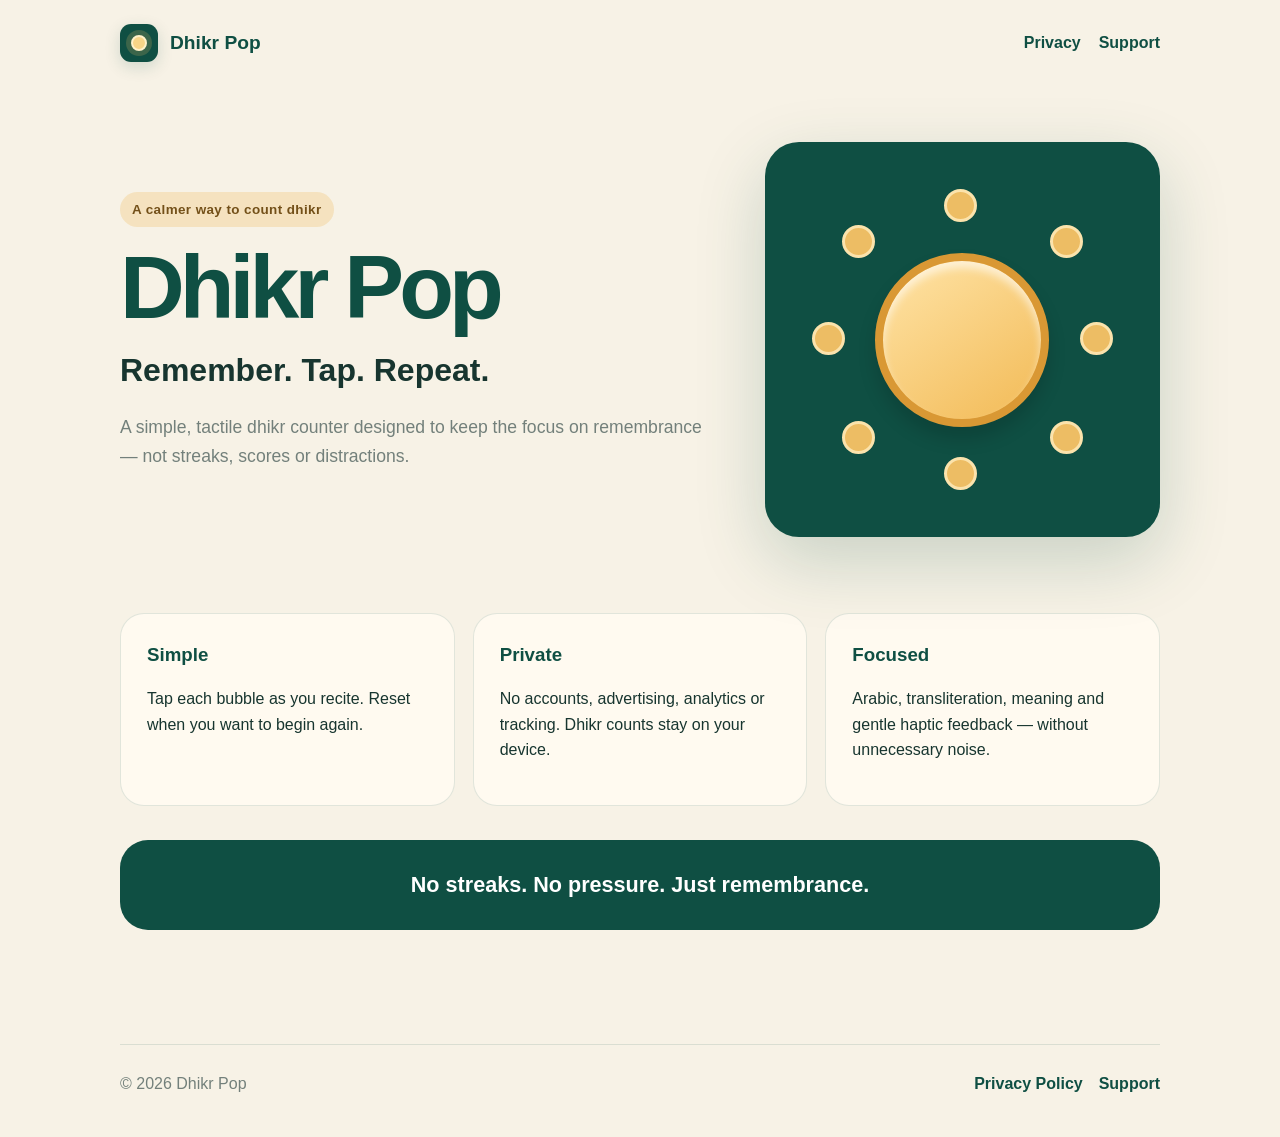
<file: index.html>
<!doctype html><html lang="en"><head><meta charset="utf-8"><meta name="viewport" content="width=device-width,initial-scale=1"><meta name="theme-color" content="#0f4f43"><title>Dhikr Pop — Remember. Tap. Repeat.</title><meta name="description" content="Dhikr Pop is a simple tactile dhikr counter. No streaks. No pressure. Just remembrance."><link rel="stylesheet" href="styles.css"></head><body><div class="wrap"><nav class="nav"><a class="brand" href="index.html"><span class="mini-icon"><span></span></span>Dhikr Pop</a><div class="navlinks"><a href="privacy.html">Privacy</a><a href="support.html">Support</a></div></nav><main><section class="hero"><div><span class="eyebrow">A calmer way to count dhikr</span><h1>Dhikr Pop</h1><p class="tagline">Remember. Tap. Repeat.</p><p class="sub">A simple, tactile dhikr counter designed to keep the focus on remembrance — not streaks, scores or distractions.</p></div><div class="icon-card" aria-label="Dhikr Pop icon illustration"><div class="orbit"><i></i><i></i><i></i><i></i><i></i><i></i><i></i><i></i></div><div class="big-pop"></div></div></section><section class="section"><div class="cards"><div class="card"><h3>Simple</h3><p>Tap each bubble as you recite. Reset when you want to begin again.</p></div><div class="card"><h3>Private</h3><p>No accounts, advertising, analytics or tracking. Dhikr counts stay on your device.</p></div><div class="card"><h3>Focused</h3><p>Arabic, transliteration, meaning and gentle haptic feedback — without unnecessary noise.</p></div></div><div class="quote">No streaks. No pressure. Just remembrance.</div></section></main><footer class="footer"><span>© 2026 Dhikr Pop</span><div class="footer-links"><a href="privacy.html">Privacy Policy</a><a href="support.html">Support</a></div></footer></div></body></html>
</file>
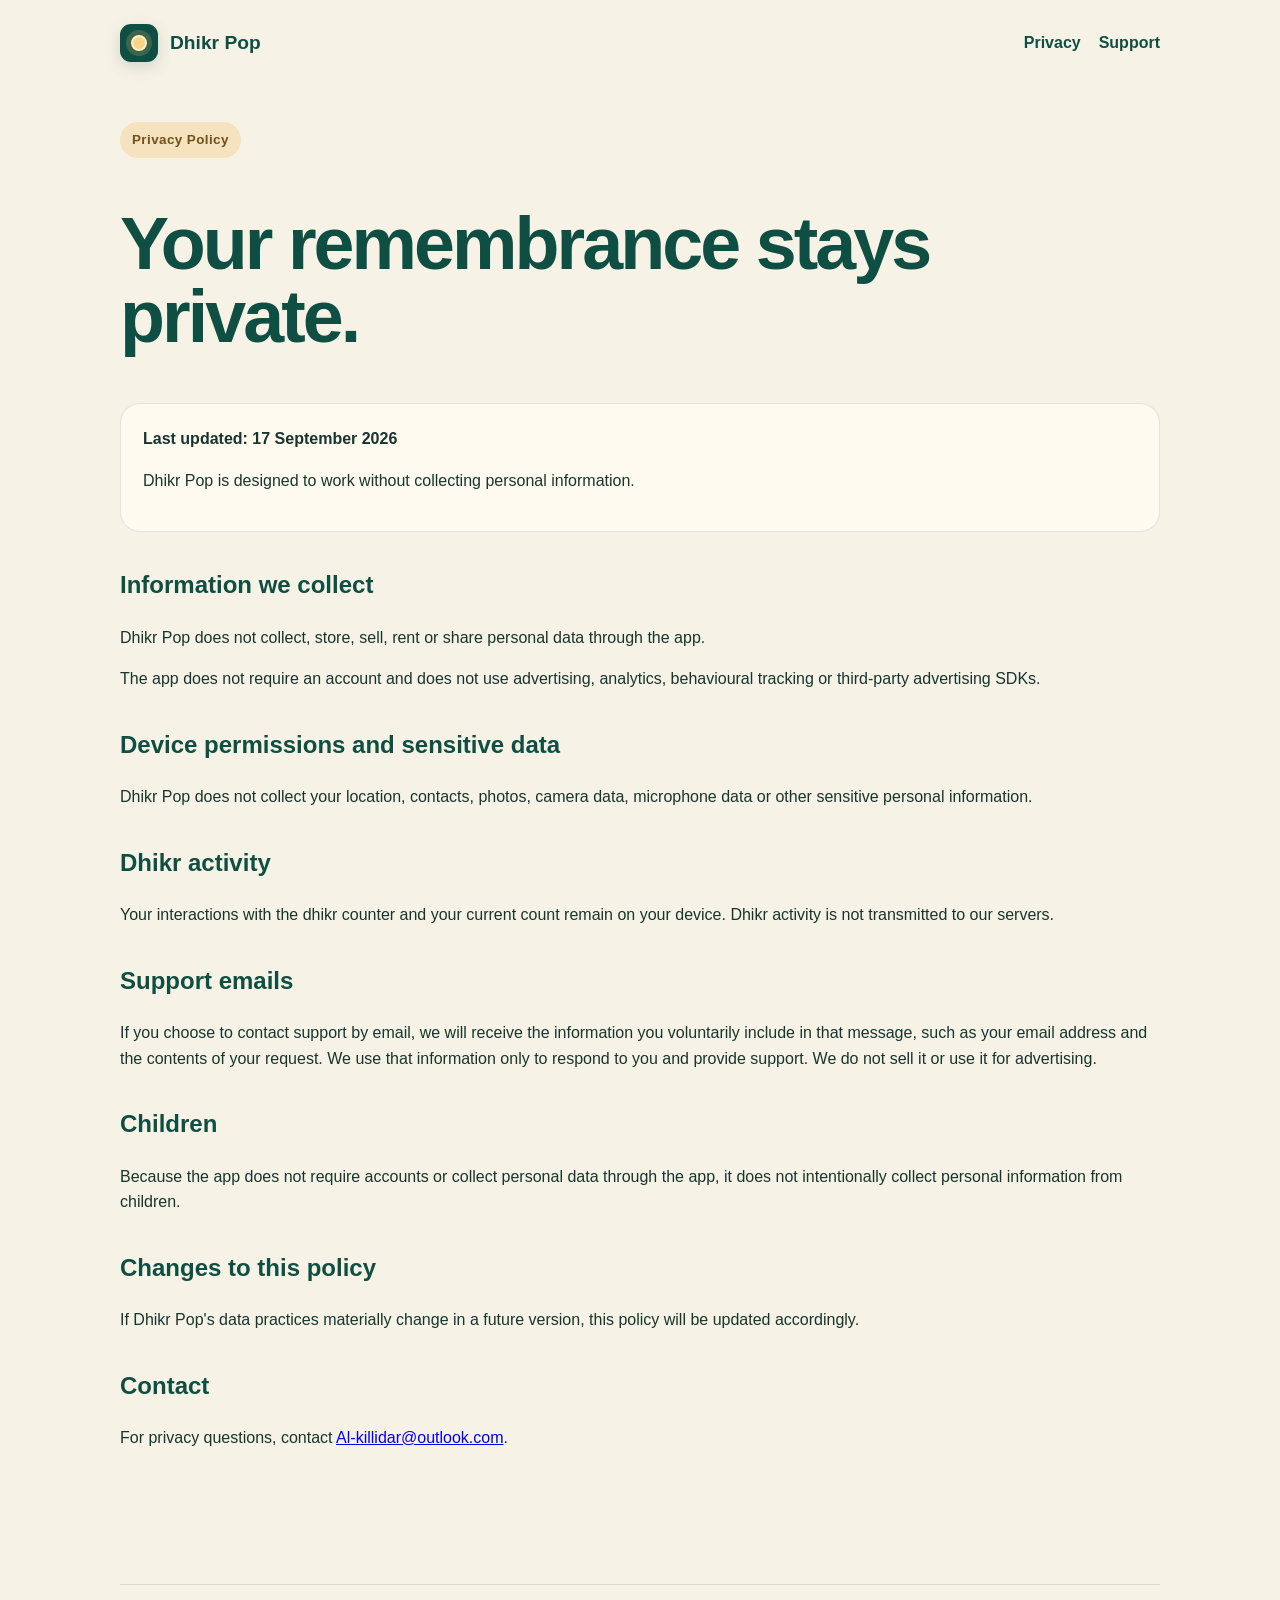
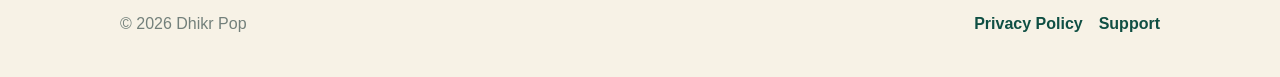
<file: privacy.html>
<!doctype html><html lang="en"><head><meta charset="utf-8"><meta name="viewport" content="width=device-width,initial-scale=1"><meta name="theme-color" content="#0f4f43"><title>Privacy Policy — Dhikr Pop</title><link rel="stylesheet" href="styles.css"></head><body><div class="wrap"><nav class="nav"><a class="brand" href="index.html"><span class="mini-icon"><span></span></span>Dhikr Pop</a><div class="navlinks"><a href="privacy.html">Privacy</a><a href="support.html">Support</a></div></nav><main class="page"><span class="eyebrow">Privacy Policy</span><h1>Your remembrance stays private.</h1><div class="notice"><strong>Last updated: 17 September 2026</strong><p>Dhikr Pop is designed to work without collecting personal information.</p></div><h2>Information we collect</h2><p>Dhikr Pop does not collect, store, sell, rent or share personal data through the app.</p><p>The app does not require an account and does not use advertising, analytics, behavioural tracking or third-party advertising SDKs.</p><h2>Device permissions and sensitive data</h2><p>Dhikr Pop does not collect your location, contacts, photos, camera data, microphone data or other sensitive personal information.</p><h2>Dhikr activity</h2><p>Your interactions with the dhikr counter and your current count remain on your device. Dhikr activity is not transmitted to our servers.</p><h2>Support emails</h2><p>If you choose to contact support by email, we will receive the information you voluntarily include in that message, such as your email address and the contents of your request. We use that information only to respond to you and provide support. We do not sell it or use it for advertising.</p><h2>Children</h2><p>Because the app does not require accounts or collect personal data through the app, it does not intentionally collect personal information from children.</p><h2>Changes to this policy</h2><p>If Dhikr Pop's data practices materially change in a future version, this policy will be updated accordingly.</p><h2>Contact</h2><p>For privacy questions, contact <a href="mailto:Al-killidar@outlook.com">Al-killidar@outlook.com</a>.</p></main><footer class="footer"><span>© 2026 Dhikr Pop</span><div class="footer-links"><a href="privacy.html">Privacy Policy</a><a href="support.html">Support</a></div></footer></div></body></html>
</file>
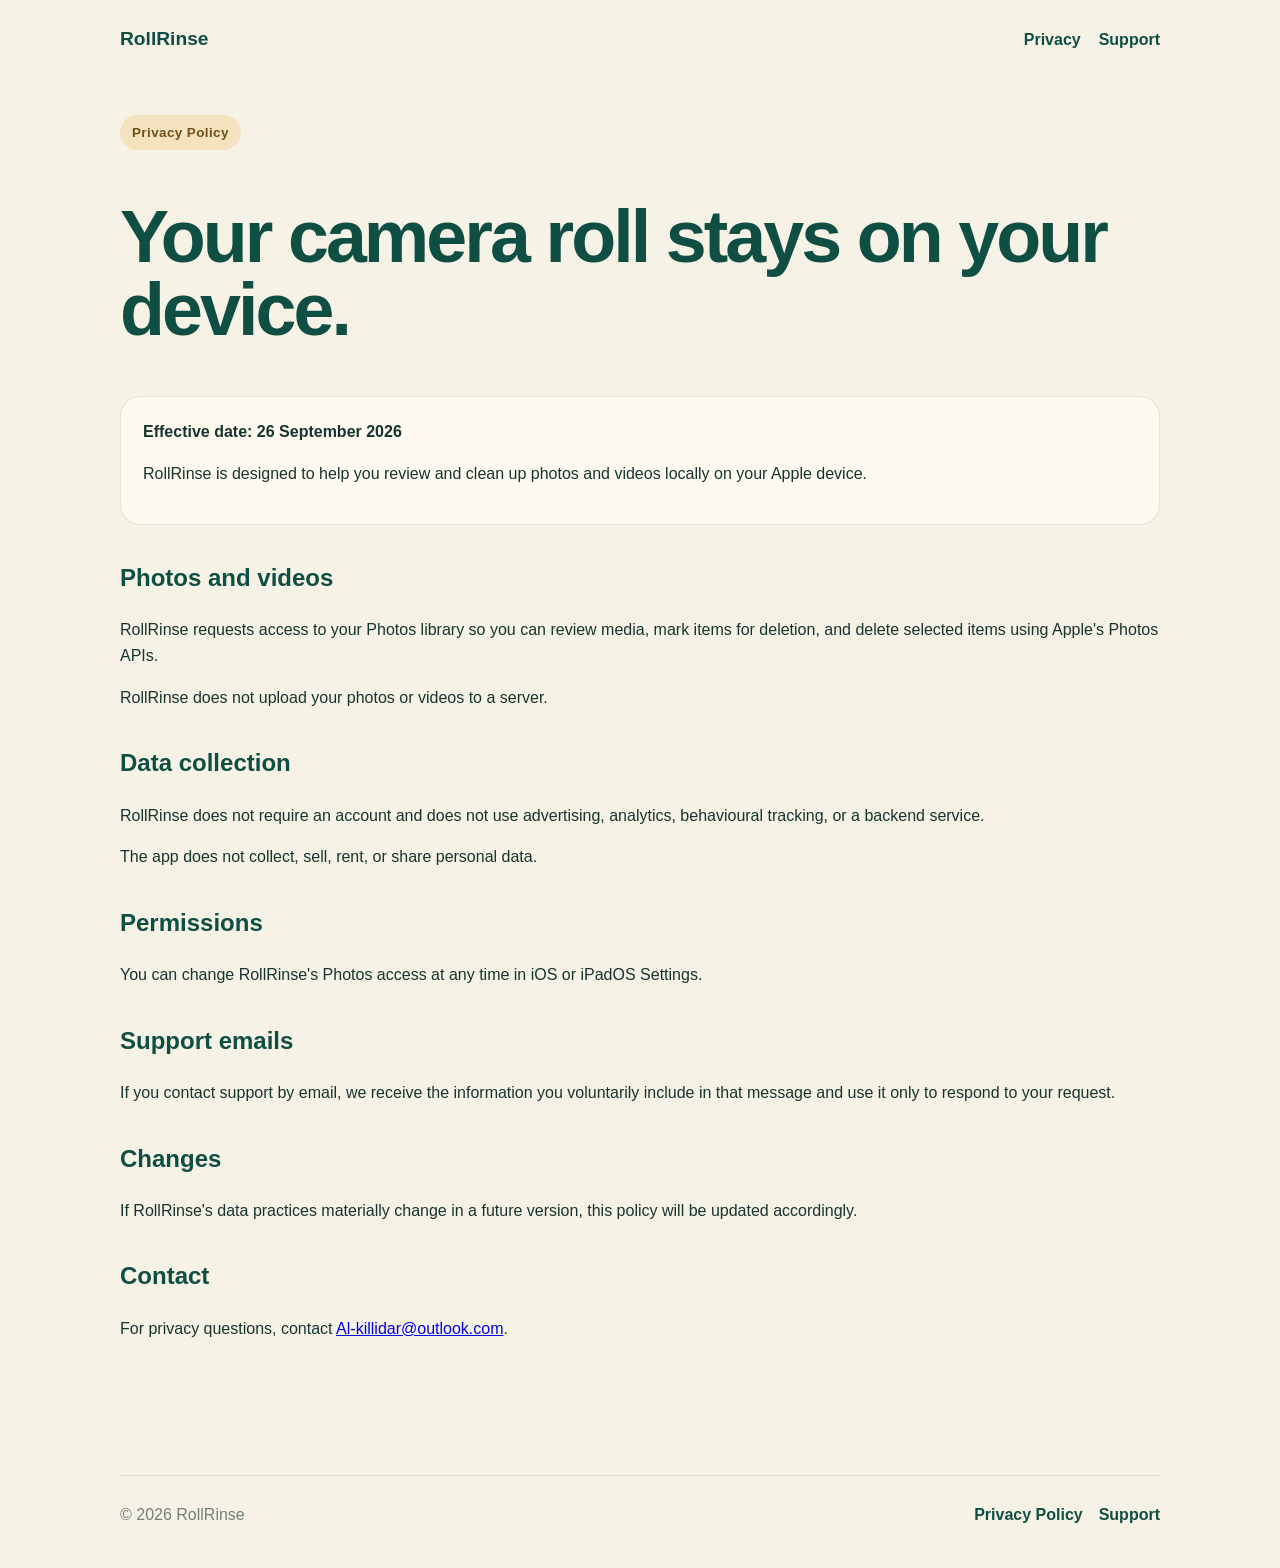
<file: rollrinse-privacy.html>
<!doctype html><html lang="en"><head><meta charset="utf-8"><meta name="viewport" content="width=device-width,initial-scale=1"><meta name="theme-color" content="#164B3B"><title>Privacy Policy — RollRinse</title><link rel="stylesheet" href="styles.css"></head><body><div class="wrap"><nav class="nav"><a class="brand" href="rollrinse-support.html">RollRinse</a><div class="navlinks"><a href="rollrinse-privacy.html">Privacy</a><a href="rollrinse-support.html">Support</a></div></nav><main class="page"><span class="eyebrow">Privacy Policy</span><h1>Your camera roll stays on your device.</h1><div class="notice"><strong>Effective date: 26 September 2026</strong><p>RollRinse is designed to help you review and clean up photos and videos locally on your Apple device.</p></div><h2>Photos and videos</h2><p>RollRinse requests access to your Photos library so you can review media, mark items for deletion, and delete selected items using Apple's Photos APIs.</p><p>RollRinse does not upload your photos or videos to a server.</p><h2>Data collection</h2><p>RollRinse does not require an account and does not use advertising, analytics, behavioural tracking, or a backend service.</p><p>The app does not collect, sell, rent, or share personal data.</p><h2>Permissions</h2><p>You can change RollRinse's Photos access at any time in iOS or iPadOS Settings.</p><h2>Support emails</h2><p>If you contact support by email, we receive the information you voluntarily include in that message and use it only to respond to your request.</p><h2>Changes</h2><p>If RollRinse's data practices materially change in a future version, this policy will be updated accordingly.</p><h2>Contact</h2><p>For privacy questions, contact <a href="mailto:Al-killidar@outlook.com">Al-killidar@outlook.com</a>.</p></main><footer class="footer"><span>© 2026 RollRinse</span><div class="footer-links"><a href="rollrinse-privacy.html">Privacy Policy</a><a href="rollrinse-support.html">Support</a></div></footer></div></body></html>
</file>
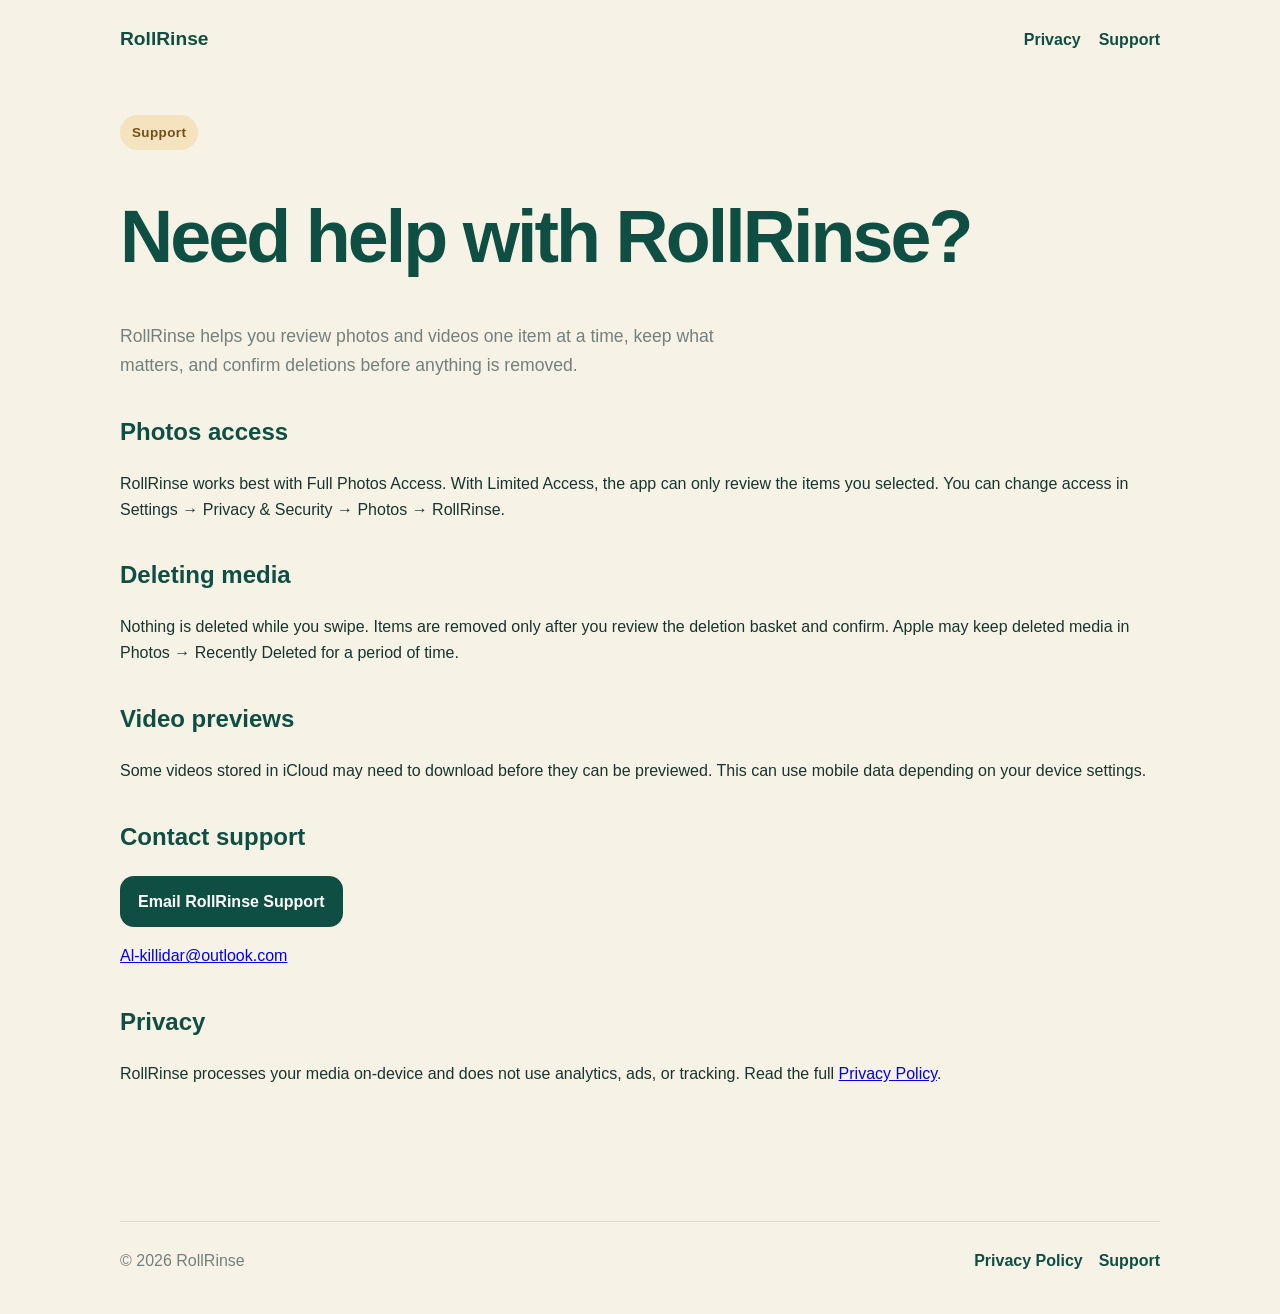
<file: rollrinse-support.html>
<!doctype html><html lang="en"><head><meta charset="utf-8"><meta name="viewport" content="width=device-width,initial-scale=1"><meta name="theme-color" content="#164B3B"><title>Support — RollRinse</title><link rel="stylesheet" href="styles.css"></head><body><div class="wrap"><nav class="nav"><a class="brand" href="rollrinse-support.html">RollRinse</a><div class="navlinks"><a href="rollrinse-privacy.html">Privacy</a><a href="rollrinse-support.html">Support</a></div></nav><main class="page"><span class="eyebrow">Support</span><h1>Need help with RollRinse?</h1><p class="sub">RollRinse helps you review photos and videos one item at a time, keep what matters, and confirm deletions before anything is removed.</p><h2>Photos access</h2><p>RollRinse works best with Full Photos Access. With Limited Access, the app can only review the items you selected. You can change access in Settings → Privacy & Security → Photos → RollRinse.</p><h2>Deleting media</h2><p>Nothing is deleted while you swipe. Items are removed only after you review the deletion basket and confirm. Apple may keep deleted media in Photos → Recently Deleted for a period of time.</p><h2>Video previews</h2><p>Some videos stored in iCloud may need to download before they can be previewed. This can use mobile data depending on your device settings.</p><h2>Contact support</h2><p><a class="button" href="mailto:Al-killidar@outlook.com?subject=RollRinse%20Support">Email RollRinse Support</a></p><p><a href="mailto:Al-killidar@outlook.com">Al-killidar@outlook.com</a></p><h2>Privacy</h2><p>RollRinse processes your media on-device and does not use analytics, ads, or tracking. Read the full <a href="rollrinse-privacy.html">Privacy Policy</a>.</p></main><footer class="footer"><span>© 2026 RollRinse</span><div class="footer-links"><a href="rollrinse-privacy.html">Privacy Policy</a><a href="rollrinse-support.html">Support</a></div></footer></div></body></html>
</file>
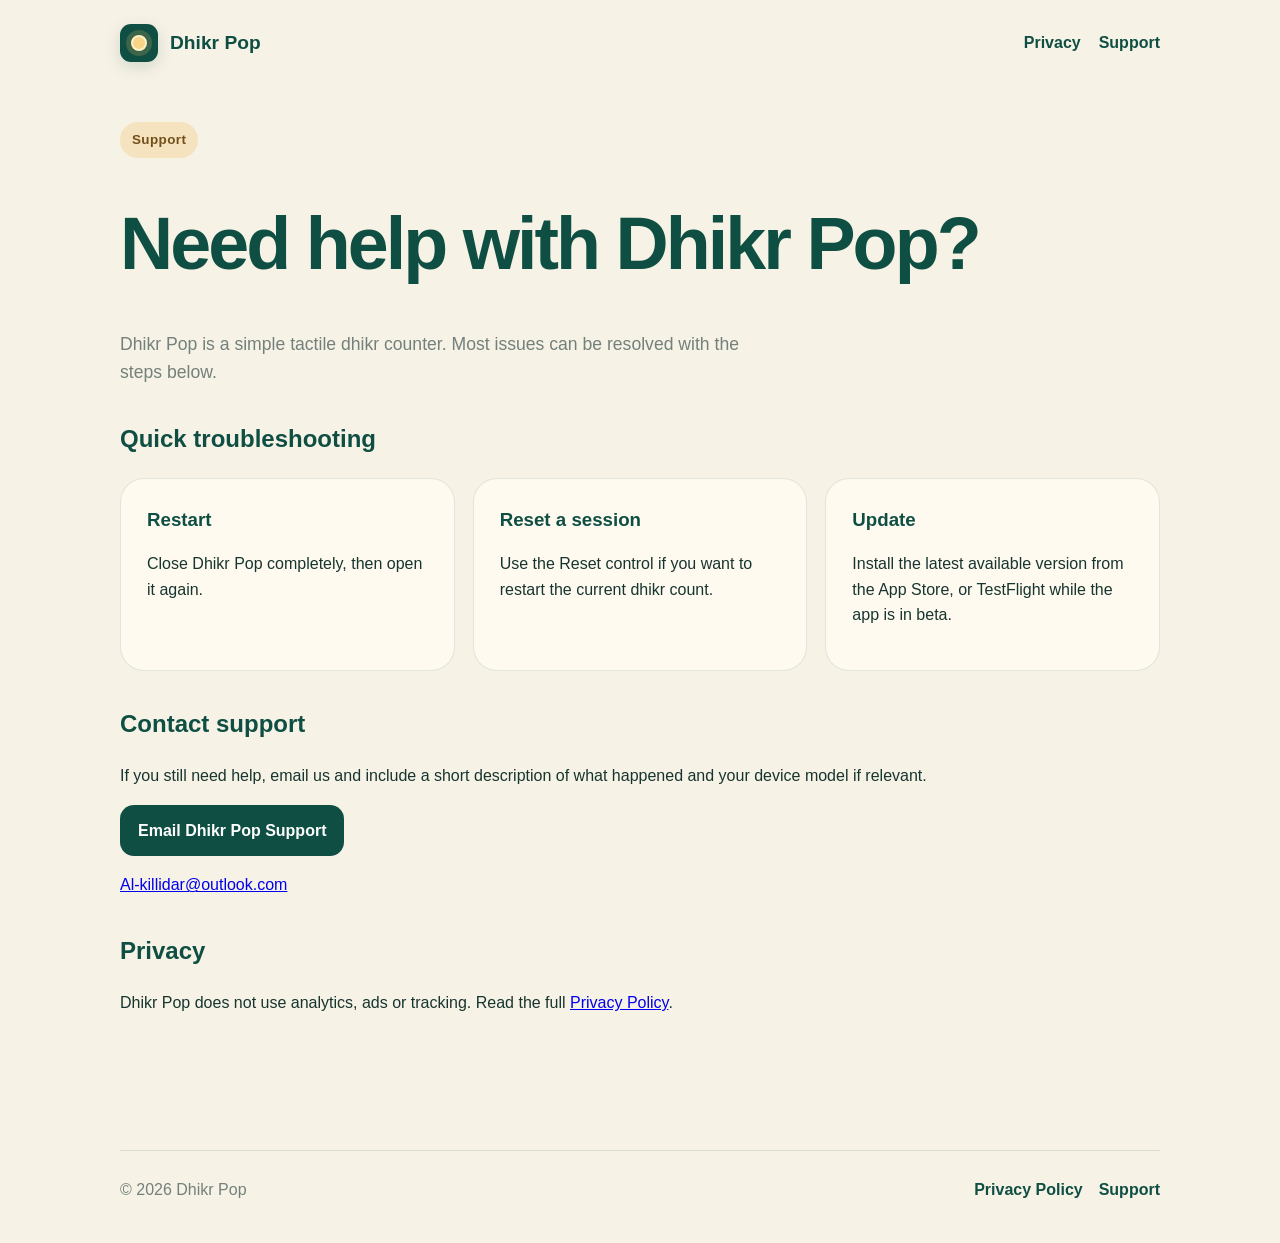
<file: support.html>
<!doctype html><html lang="en"><head><meta charset="utf-8"><meta name="viewport" content="width=device-width,initial-scale=1"><meta name="theme-color" content="#0f4f43"><title>Support — Dhikr Pop</title><link rel="stylesheet" href="styles.css"></head><body><div class="wrap"><nav class="nav"><a class="brand" href="index.html"><span class="mini-icon"><span></span></span>Dhikr Pop</a><div class="navlinks"><a href="privacy.html">Privacy</a><a href="support.html">Support</a></div></nav><main class="page"><span class="eyebrow">Support</span><h1>Need help with Dhikr Pop?</h1><p class="sub">Dhikr Pop is a simple tactile dhikr counter. Most issues can be resolved with the steps below.</p><h2>Quick troubleshooting</h2><div class="cards"><div class="card"><h3>Restart</h3><p>Close Dhikr Pop completely, then open it again.</p></div><div class="card"><h3>Reset a session</h3><p>Use the Reset control if you want to restart the current dhikr count.</p></div><div class="card"><h3>Update</h3><p>Install the latest available version from the App Store, or TestFlight while the app is in beta.</p></div></div><h2>Contact support</h2><p>If you still need help, email us and include a short description of what happened and your device model if relevant.</p><p><a class="button" href="mailto:Al-killidar@outlook.com?subject=Dhikr%20Pop%20Support">Email Dhikr Pop Support</a></p><p><a href="mailto:Al-killidar@outlook.com">Al-killidar@outlook.com</a></p><h2>Privacy</h2><p>Dhikr Pop does not use analytics, ads or tracking. Read the full <a href="privacy.html">Privacy Policy</a>.</p></main><footer class="footer"><span>© 2026 Dhikr Pop</span><div class="footer-links"><a href="privacy.html">Privacy Policy</a><a href="support.html">Support</a></div></footer></div></body></html>
</file>
<file: styles.css>
:root{--cream:#f7f2e6;--green:#0f4f43;--green2:#174f45;--gold:#edbd64;--gold2:#f8d487;--ink:#17352f;--muted:#73807b;--card:#fffaf0;--line:rgba(15,79,67,.12)}*{box-sizing:border-box}html{scroll-behavior:smooth}body{margin:0;font-family:Inter,-apple-system,BlinkMacSystemFont,"Segoe UI",Roboto,Helvetica,Arial,sans-serif;background:var(--cream);color:var(--ink);line-height:1.6}.wrap{width:min(1040px,calc(100% - 36px));margin:0 auto}.nav{display:flex;justify-content:space-between;align-items:center;padding:24px 0}.brand{display:flex;gap:12px;align-items:center;text-decoration:none;color:var(--green);font-weight:800;font-size:1.2rem}.mini-icon{width:38px;height:38px;border-radius:11px;background:var(--green);display:grid;place-items:center;box-shadow:0 5px 16px rgba(15,79,67,.16)}.mini-icon span{width:16px;height:16px;border-radius:50%;background:var(--gold2);border:2px solid #fff0c8;box-shadow:0 0 0 5px rgba(237,189,100,.2)}.navlinks{display:flex;gap:18px}.navlinks a,.footer a{color:var(--green);text-decoration:none;font-weight:700}.hero{padding:56px 0 34px;display:grid;grid-template-columns:1.2fr .8fr;gap:52px;align-items:center}.eyebrow{display:inline-block;background:rgba(237,189,100,.3);color:#735019;padding:7px 12px;border-radius:999px;font-weight:800;font-size:.84rem;letter-spacing:.03em}.hero h1{font-size:clamp(3rem,8vw,5.6rem);line-height:.95;margin:18px 0 14px;color:var(--green);letter-spacing:-.055em}.tagline{font-size:clamp(1.35rem,3vw,2rem);font-weight:750;margin:0 0 12px}.sub{font-size:1.1rem;color:var(--muted);max-width:620px}.icon-card{aspect-ratio:1;border-radius:34px;background:var(--green);display:grid;place-items:center;box-shadow:0 24px 70px rgba(15,79,67,.2);position:relative;overflow:hidden}.big-pop{width:44%;aspect-ratio:1;border-radius:50%;background:linear-gradient(145deg,#ffe4a7,#f2ba56);border:8px solid #d99834;box-shadow:inset 0 7px 8px rgba(255,255,255,.6),0 12px 18px rgba(0,0,0,.15)}.orbit{position:absolute;inset:12%;border-radius:50%}.orbit i{position:absolute;width:11%;aspect-ratio:1;border-radius:50%;background:var(--gold);border:3px solid #fbe3ac}.orbit i:nth-child(1){top:0;left:44%}.orbit i:nth-child(2){top:12%;right:10%}.orbit i:nth-child(3){top:44%;right:0}.orbit i:nth-child(4){bottom:12%;right:10%}.orbit i:nth-child(5){bottom:0;left:44%}.orbit i:nth-child(6){bottom:12%;left:10%}.orbit i:nth-child(7){top:44%;left:0}.orbit i:nth-child(8){top:12%;left:10%}.section{padding:42px 0}.cards{display:grid;grid-template-columns:repeat(3,1fr);gap:18px}.card{background:var(--card);padding:26px;border-radius:24px;border:1px solid var(--line)}.card h3{color:var(--green);margin:0 0 8px}.quote{margin:34px 0;padding:28px;border-radius:28px;background:var(--green);color:white;font-size:1.35rem;font-weight:750;text-align:center}.page{padding:36px 0 80px}.page h1{font-size:clamp(2.4rem,7vw,4.6rem);line-height:1;color:var(--green);letter-spacing:-.04em}.page h2{color:var(--green);margin-top:34px}.notice{background:var(--card);border:1px solid var(--line);padding:22px;border-radius:20px}.button{display:inline-block;background:var(--green);color:white;text-decoration:none;padding:13px 18px;border-radius:14px;font-weight:800}.footer{border-top:1px solid var(--line);padding:26px 0 40px;margin-top:38px;color:var(--muted);display:flex;justify-content:space-between;gap:16px;flex-wrap:wrap}.footer-links{display:flex;gap:16px}@media(max-width:760px){.nav{align-items:flex-start}.navlinks{gap:12px;font-size:.9rem}.hero{grid-template-columns:1fr;padding-top:30px}.icon-card{width:min(76vw,330px);margin:auto}.cards{grid-template-columns:1fr}.hero h1{font-size:4rem}}
</file>
